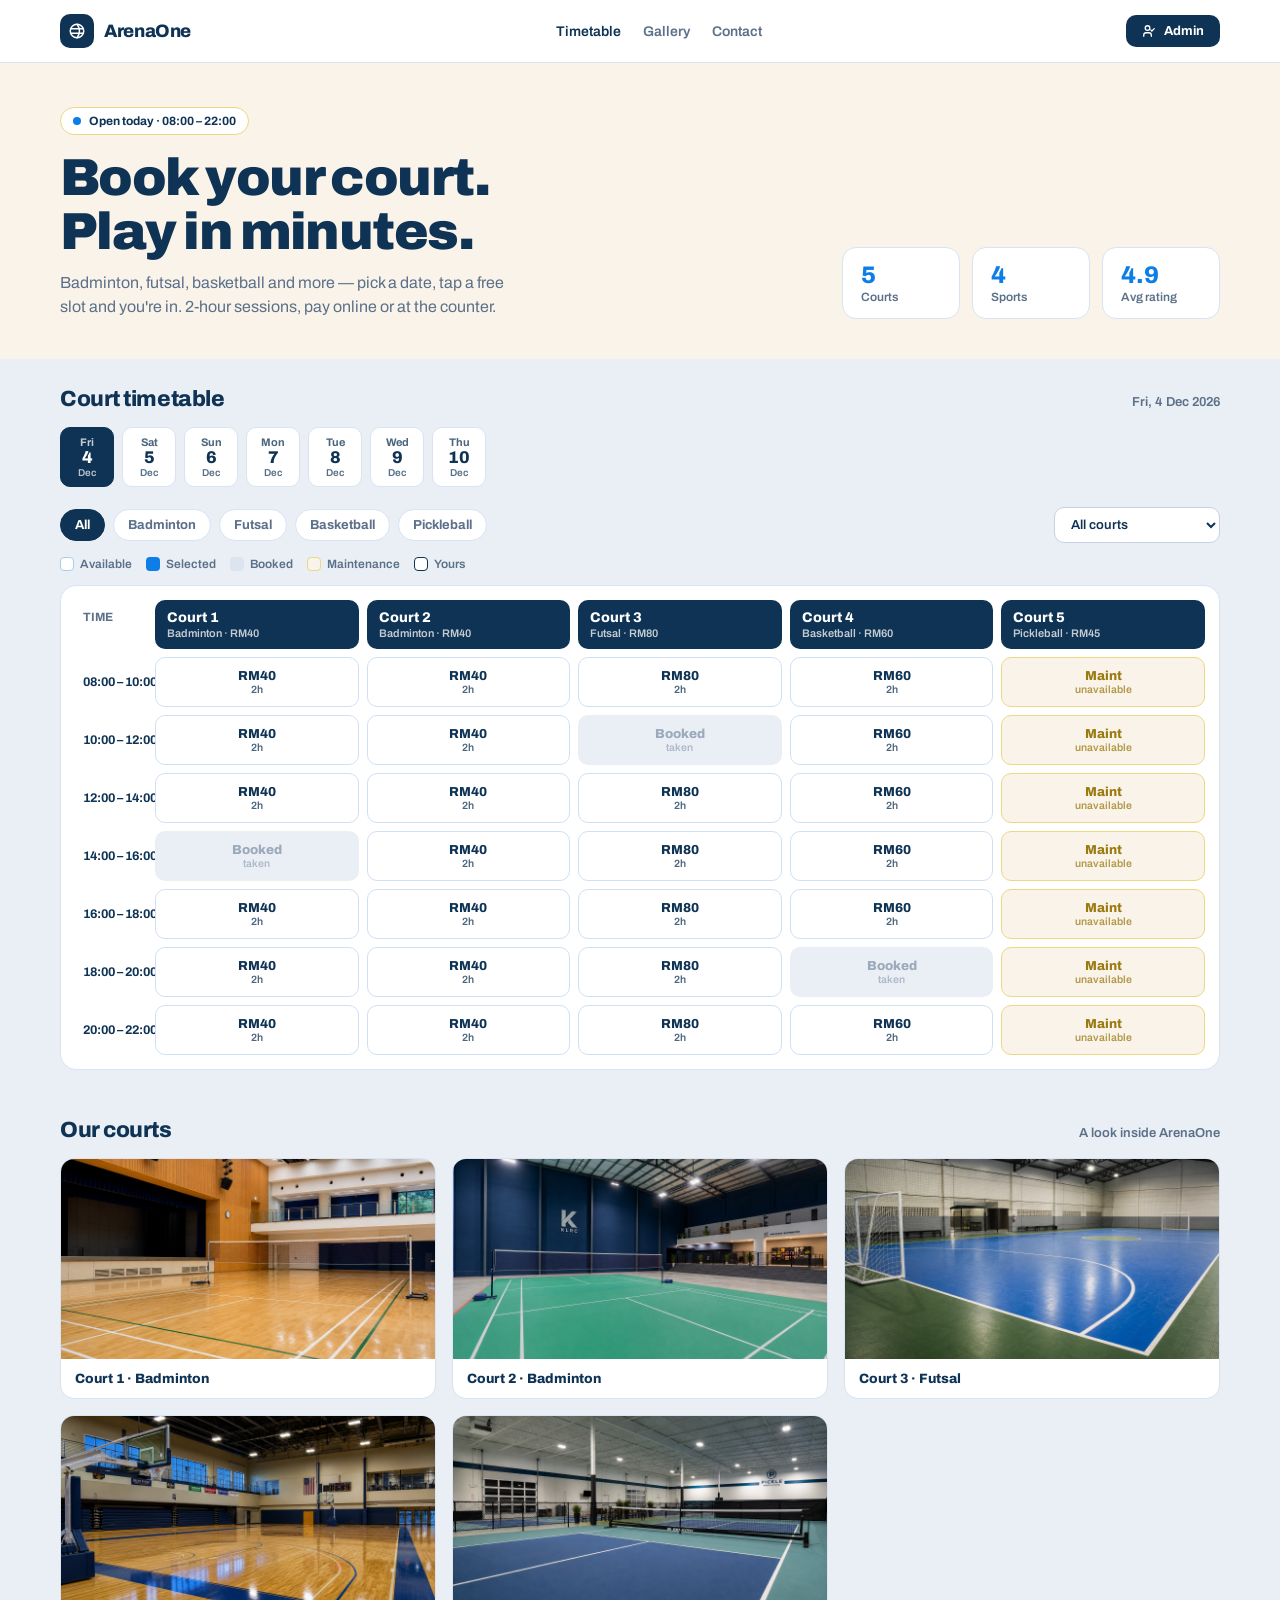
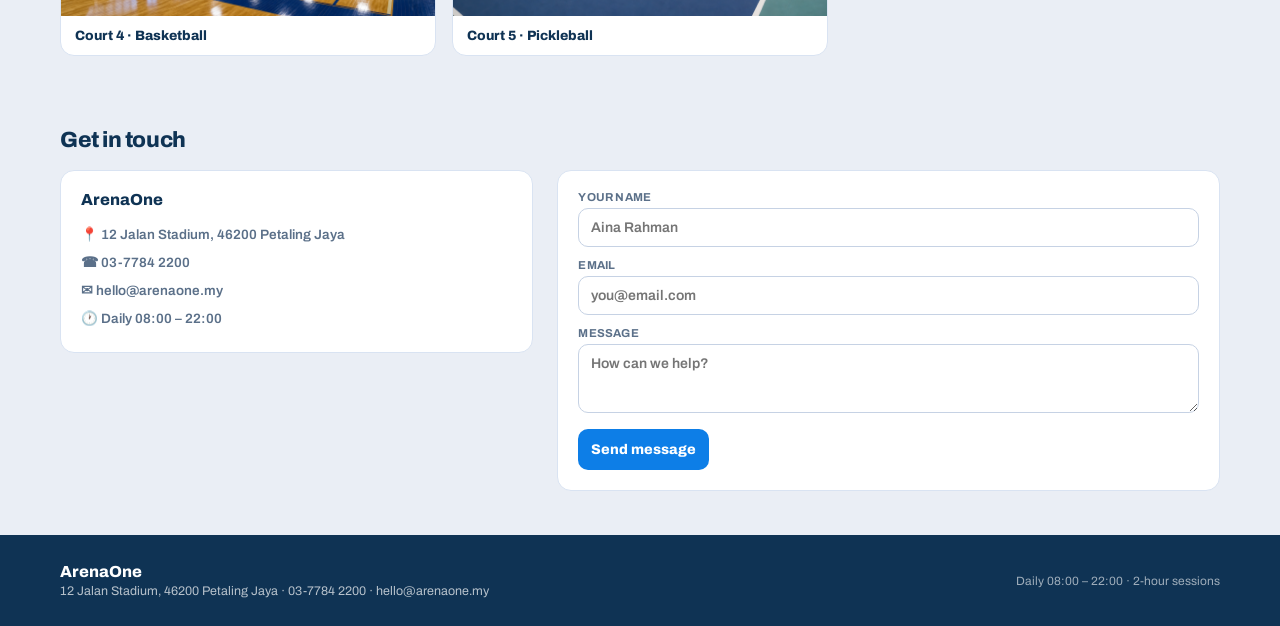
<file: index.html>
<!DOCTYPE html>
<html lang="en">
<head>
  <meta charset="utf-8">
  <meta name="viewport" content="width=device-width, initial-scale=1">
  <title>ArenaOne — Book your court</title>
  <link rel="preconnect" href="https://fonts.googleapis.com">
  <link rel="preconnect" href="https://fonts.gstatic.com" crossorigin>
  <link href="https://fonts.googleapis.com/css2?family=Archivo:wght@400;500;600;700;800;900&display=swap" rel="stylesheet">
  <link rel="stylesheet" href="css/base.css">
  <link rel="stylesheet" href="css/landing.css">
</head>
<body>

<div class="page" id="tab-book">

  <!-- ============ HEADER ============ -->
  <header class="site-header">
    <div class="wrap header-inner">
      <div class="brand">
        <div class="logo-mark" style="width:34px;height:34px">
          <svg width="18" height="18" viewBox="0 0 24 24" fill="none" stroke="#FFFFFF" stroke-width="2" stroke-linecap="round"><circle cx="12" cy="12" r="9"></circle><path d="M12 3a14 14 0 0 1 0 18M3.5 9h17M3.5 15h17"></path></svg>
        </div>
        <div class="brand-name" id="venueName">ArenaOne</div>
      </div>
      <nav class="desk-nav">
        <a href="#timetable" class="nav-on">Timetable</a>
        <a href="#gallery">Gallery</a>
        <a href="#contact">Contact</a>
      </nav>
      <a class="btn btn-navy" href="admin.html">
        <svg width="14" height="14" viewBox="0 0 24 24" fill="none" stroke="currentColor" stroke-width="2.2" stroke-linecap="round"><path d="M16 21v-2a4 4 0 0 0-4-4H7a4 4 0 0 0-4 4v2"></path><circle cx="9.5" cy="7" r="4"></circle><path d="M17 8l2 2 4-4" transform="translate(-2 2)"></path></svg>
        Admin
      </a>
    </div>
  </header>

  <!-- ============ HERO ============ -->
  <section class="hero">
    <div class="wrap hero-inner">
      <div class="hero-copy">
        <div class="hero-badge"><span class="dot"></span> Open today · 08:00 – 22:00</div>
        <h1>Book your court.<br>Play in minutes.</h1>
        <p>Badminton, futsal, basketball and more — pick a date, tap a free slot and you're in. 2-hour sessions, pay online or at the counter.</p>
      </div>
      <div class="hero-stats" id="heroStats"><!-- filled by landing.js --></div>
    </div>
  </section>

  <!-- ============ TIMETABLE ============ -->
  <section id="timetable" class="timetable">
    <div class="wrap">
      <div class="tt-head">
        <h2>Court timetable</h2>
        <div class="tt-date" id="dateLabel"></div>
      </div>

      <div class="chips-row" id="dayChips"><!-- day chips by landing.js --></div>

      <div class="filters">
        <div class="chips-row wrap-chips" id="sportChips"><!-- sport chips by landing.js --></div>
        <select class="select court-filter" id="courtFilter">
          <option value="all">All courts</option>
        </select>
      </div>

      <div class="legend">
        <div class="lg"><span class="sw sw-avail"></span>Available</div>
        <div class="lg"><span class="sw sw-sel"></span>Selected</div>
        <div class="lg"><span class="sw sw-booked"></span>Booked</div>
        <div class="lg"><span class="sw sw-maint"></span>Maintenance</div>
        <div class="lg"><span class="sw sw-yours"></span>Yours</div>
      </div>

      <div class="grid-card">
        <div class="grid-scroll" id="grid"><!-- timetable grid by landing.js --></div>
      </div>
    </div>
  </section>

  <!-- ============ GALLERY ============ -->
  <section id="gallery" class="gallery">
    <div class="wrap">
      <div class="tt-head">
        <h2>Our courts</h2>
        <div class="tt-date">A look inside ArenaOne</div>
      </div>
      <div class="gallery-grid" id="galleryGrid"><!-- filled by landing.js --></div>
    </div>
  </section>

  <!-- ============ MY BOOKINGS (mobile tab) ============ -->
  <section class="my-bookings" id="tab-mine">
    <div class="wrap narrow">
      <h2>My bookings</h2>
      <div id="myBookings"><!-- filled by landing.js --></div>
      <div class="empty" id="myBookingsEmpty" hidden>No bookings yet — pick a slot in the Book tab.</div>
    </div>
  </section>

  <!-- ============ CONTACT ============ -->
  <section id="contact" class="contact">
    <div class="wrap">
      <h2>Get in touch</h2>
      <div class="contact-grid">
        <div class="contact-info">
          <div class="ci-name">ArenaOne</div>
          <div class="ci-row">📍 12 Jalan Stadium, 46200 Petaling Jaya</div>
          <div class="ci-row">☎ 03-7784 2200</div>
          <div class="ci-row">✉ hello@arenaone.my</div>
          <div class="ci-row">🕐 Daily 08:00 – 22:00</div>
        </div>
        <div class="contact-form">
          <label class="label">YOUR NAME</label>
          <input class="input" id="ctName" placeholder="Aina Rahman">
          <label class="label">EMAIL</label>
          <input class="input" id="ctEmail" placeholder="you@email.com">
          <label class="label">MESSAGE</label>
          <textarea class="textarea" id="ctMsg" rows="3" placeholder="How can we help?"></textarea>
          <button type="button" class="btn btn-primary btn-lg" id="contactSend">Send message</button>
        </div>
      </div>
    </div>
  </section>

  <!-- ============ FOOTER ============ -->
  <footer id="foot" class="site-footer">
    <div class="wrap footer-inner">
      <div>
        <div class="foot-name" id="footName">ArenaOne</div>
        <div class="foot-addr">12 Jalan Stadium, 46200 Petaling Jaya · 03-7784 2200 · hello@arenaone.my</div>
      </div>
      <div class="foot-hours">Daily 08:00 – 22:00 · 2-hour sessions</div>
    </div>
  </footer>
</div>

<!-- ============ SELECTION BAR ============ -->
<div class="sel-bar" id="selBar" hidden>
  <div class="sel-summary" id="selSummary">0 slots · RM0</div>
  <div class="sel-actions">
    <button class="btn sel-clear" id="selClear">Clear</button>
    <button class="btn sel-book" id="selBook">Book now</button>
  </div>
</div>

<!-- ============ MOBILE BOTTOM NAV ============ -->
<nav class="bottom-nav" id="landNav">
  <button class="nav-item active" data-tab="book">
    <svg width="20" height="20" viewBox="0 0 24 24" fill="none" stroke="currentColor" stroke-width="2" stroke-linecap="round" stroke-linejoin="round"><rect x="3" y="4" width="18" height="18" rx="2"></rect><path d="M16 2v4M8 2v4M3 10h18"></path></svg>
    <span>Book</span>
  </button>
  <button class="nav-item" data-tab="mine">
    <svg width="20" height="20" viewBox="0 0 24 24" fill="none" stroke="currentColor" stroke-width="2" stroke-linecap="round" stroke-linejoin="round"><path d="M4 6a2 2 0 0 1 2-2h12a2 2 0 0 1 2 2v3a2 2 0 0 0 0 6v3a2 2 0 0 1-2 2H6a2 2 0 0 1-2-2v-3a2 2 0 0 0 0-6z"></path></svg>
    <span>My bookings</span>
  </button>
</nav>

<!-- ============ BOOKING MODAL ============ -->
<div class="modal-overlay sheet" id="bookingModal" hidden>
  <div class="modal bottom-sheet" id="bookingSheet">
    <div class="sheet-head">
      <div class="steps">
        <span class="step-dot" data-step="1"></span>
        <span class="step-dot" data-step="2"></span>
        <span class="step-dot" data-step="3"></span>
        <span class="step-label" id="stepLabel">Your details</span>
      </div>
      <button class="modal-close" id="bookingClose">✕</button>
    </div>

    <!-- STEP 1 -->
    <div class="book-step" id="bookStep1">
      <h3>Your details</h3>
      <p class="sub" id="step1Sub"></p>
      <div class="sel-chips" id="selectedList"></div>
      <div class="form-grid">
        <div class="field span2"><label class="label">FULL NAME *</label><input class="input" id="fName" placeholder="Aina Rahman"></div>
        <div class="field"><label class="label">PHONE *</label><input class="input" id="fPhone" placeholder="012-345 6789"></div>
        <div class="field"><label class="label">PLAYERS</label><input class="input" id="fPlayers" type="number" min="1" max="22" value="2"></div>
        <div class="field span2"><label class="label">EMAIL</label><input class="input" id="fEmail" placeholder="you@email.com"></div>
        <div class="field span2"><label class="label">NOTES</label><textarea class="textarea" id="fNotes" rows="2" placeholder="Racket rental, coaching…"></textarea></div>
      </div>
      <div class="form-err" id="formErr" hidden></div>
      <button class="btn btn-primary btn-block btn-lg" id="toPay">Continue to payment · <span id="selTotal1">RM0</span></button>
    </div>

    <!-- STEP 2 -->
    <div class="book-step" id="bookStep2" hidden>
      <h3>Payment</h3>
      <p class="sub">Total <b id="selTotal2">RM0</b> — choose a method</p>
      <div class="pay-methods" id="payMethods"></div>
      <div class="pay-detail" id="payDetail"></div>
      <div class="row-gap">
        <button class="btn btn-ghost btn-back" id="payBack">Back</button>
        <button class="btn btn-primary btn-block btn-lg" id="payDo">Pay <span id="selTotal3">RM0</span></button>
      </div>
    </div>

    <!-- STEP 3 -->
    <div class="book-step" id="bookStep3" hidden>
      <div class="confirm">
        <div class="confirm-tick">
          <svg width="30" height="30" viewBox="0 0 24 24" fill="none" stroke="#FFFFFF" stroke-width="3" stroke-linecap="round" stroke-linejoin="round"><path d="M4 12.5l5 5L20 6.5"></path></svg>
        </div>
        <h3 id="confirmTitle">Booking confirmed!</h3>
        <p class="sub">Ref <b id="lastRef"></b> · <span id="confirmDate"></span></p>
        <div class="confirm-lines" id="lastBooked"></div>
        <button class="btn btn-navy btn-block btn-lg" id="bookingDone">Done</button>
      </div>
    </div>
  </div>
</div>

<!-- ============ TOAST ============ -->
<div id="toastHost"></div>

<script src="js/data.js"></script>
<script src="js/landing.js"></script>
</body>
</html>
</file>
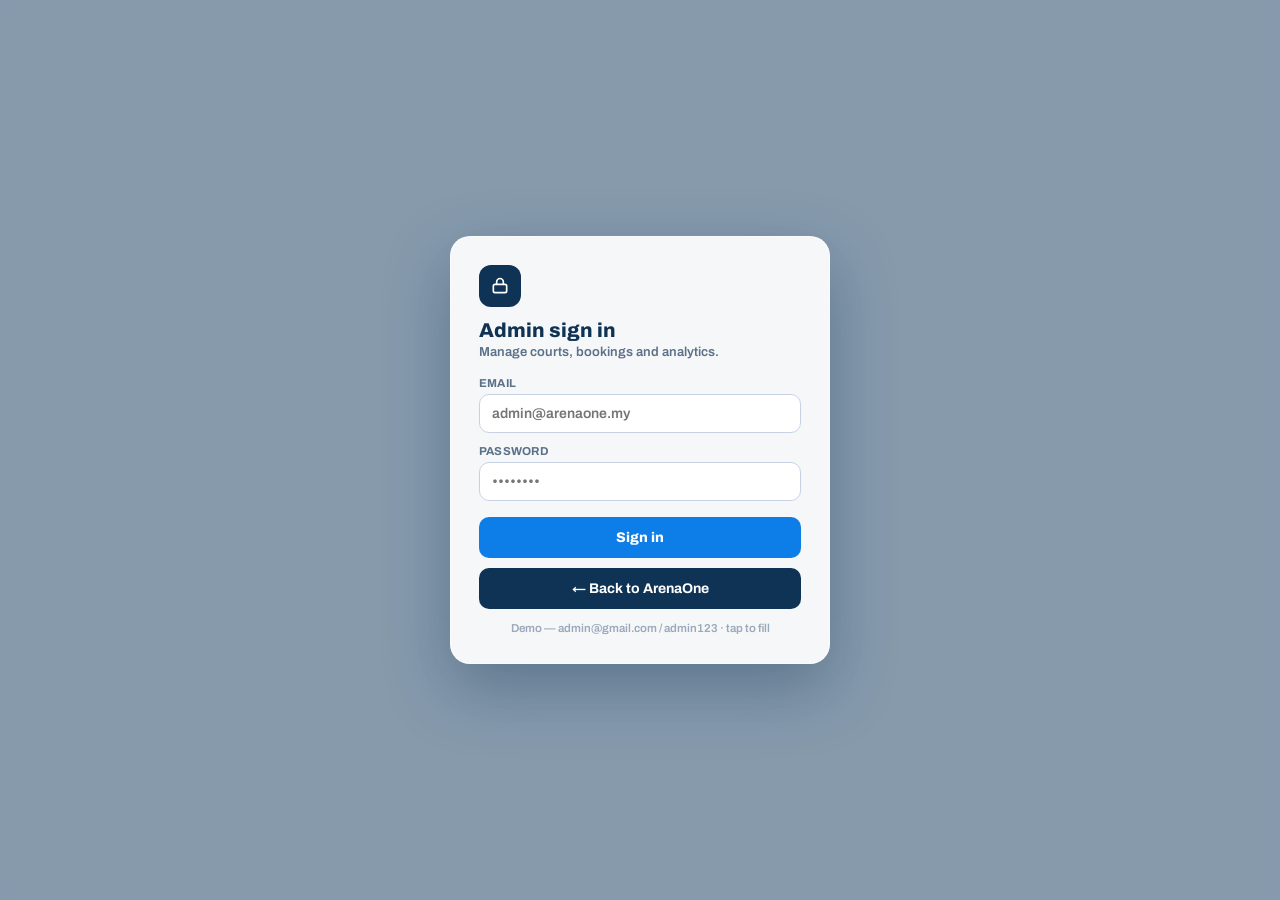
<file: admin.html>
<!DOCTYPE html>
<html lang="en">
<head>
  <meta charset="utf-8">
  <meta name="viewport" content="width=device-width, initial-scale=1">
  <title>ArenaOne — Admin console</title>
  <link rel="preconnect" href="https://fonts.googleapis.com">
  <link rel="preconnect" href="https://fonts.gstatic.com" crossorigin>
  <link href="https://fonts.googleapis.com/css2?family=Archivo:wght@400;500;600;700;800;900&display=swap" rel="stylesheet">
  <link rel="stylesheet" href="css/base.css">
  <link rel="stylesheet" href="css/admin.css">
</head>
<body>

<!-- ============ ADMIN SHELL ============ -->
<div class="admin" id="adminShell" hidden>

  <!-- Sidebar -->
  <aside class="sidebar">
    <div class="side-brand">
      <div class="logo-mark" style="width:32px;height:32px;background:var(--blue)">
        <svg width="16" height="16" viewBox="0 0 24 24" fill="none" stroke="#FFFFFF" stroke-width="2" stroke-linecap="round"><circle cx="12" cy="12" r="9"></circle><path d="M12 3a14 14 0 0 1 0 18M3.5 9h17M3.5 15h17"></path></svg>
      </div>
      <div>
        <div class="sb-name" id="sideVenue">ArenaOne</div>
        <div class="sb-sub">Admin console</div>
      </div>
    </div>

    <nav class="side-nav" id="sideNav">
      <button class="side-item active" data-tab="main">
        <svg width="17" height="17" viewBox="0 0 24 24" fill="none" stroke="currentColor" stroke-width="2" stroke-linecap="round" stroke-linejoin="round"><rect x="3" y="3" width="7" height="7" rx="1"></rect><rect x="14" y="3" width="7" height="7" rx="1"></rect><rect x="14" y="14" width="7" height="7" rx="1"></rect><rect x="3" y="14" width="7" height="7" rx="1"></rect></svg>
        Dashboard
      </button>
      <button class="side-item" data-tab="analysis">
        <svg width="17" height="17" viewBox="0 0 24 24" fill="none" stroke="currentColor" stroke-width="2" stroke-linecap="round" stroke-linejoin="round"><path d="M3 3v18h18M8 17V9M13 17V5M18 17v-7"></path></svg>
        Analysis
      </button>
      <button class="side-item" data-tab="sports">
        <svg width="17" height="17" viewBox="0 0 24 24" fill="none" stroke="currentColor" stroke-width="2" stroke-linecap="round" stroke-linejoin="round"><circle cx="12" cy="12" r="9"></circle><path d="M12 3a14 14 0 0 1 0 18M3.5 9h17M3.5 15h17"></path></svg>
        Sport management
      </button>
      <button class="side-item" data-tab="booking">
        <svg width="17" height="17" viewBox="0 0 24 24" fill="none" stroke="currentColor" stroke-width="2" stroke-linecap="round" stroke-linejoin="round"><rect x="3" y="4" width="18" height="18" rx="2"></rect><path d="M16 2v4M8 2v4M3 10h18"></path></svg>
        Bookings
      </button>
      <button class="side-item" data-tab="gallery">
        <svg width="17" height="17" viewBox="0 0 24 24" fill="none" stroke="currentColor" stroke-width="2" stroke-linecap="round" stroke-linejoin="round"><rect x="3" y="3" width="18" height="18" rx="2"></rect><circle cx="8.5" cy="8.5" r="1.5"></circle><path d="M21 15l-5-5L5 21"></path></svg>
        Gallery
      </button>
      <button class="side-item" data-tab="settings">
        <svg width="17" height="17" viewBox="0 0 24 24" fill="none" stroke="currentColor" stroke-width="2" stroke-linecap="round" stroke-linejoin="round"><circle cx="12" cy="12" r="3"></circle><path d="M19.4 15a1.65 1.65 0 0 0 .33 1.82l.06.06a2 2 0 1 1-2.83 2.83l-.06-.06a1.65 1.65 0 0 0-1.82-.33 1.65 1.65 0 0 0-1 1.51V21a2 2 0 0 1-4 0v-.09A1.65 1.65 0 0 0 9 19.4a1.65 1.65 0 0 0-1.82.33l-.06.06a2 2 0 1 1-2.83-2.83l.06-.06a1.65 1.65 0 0 0 .33-1.82 1.65 1.65 0 0 0-1.51-1H3a2 2 0 0 1 0-4h.09A1.65 1.65 0 0 0 4.6 9a1.65 1.65 0 0 0-.33-1.82l-.06-.06a2 2 0 1 1 2.83-2.83l.06.06a1.65 1.65 0 0 0 1.82.33H9a1.65 1.65 0 0 0 1-1.51V3a2 2 0 0 1 4 0v.09a1.65 1.65 0 0 0 1 1.51 1.65 1.65 0 0 0 1.82-.33l.06-.06a2 2 0 1 1 2.83 2.83l-.06.06a1.65 1.65 0 0 0-.33 1.82V9a1.65 1.65 0 0 0 1.51 1H21a2 2 0 0 1 0 4h-.09a1.65 1.65 0 0 0-1.51 1z"></path></svg>
        Settings
      </button>
      <button class="side-item" data-tab="help">
        <svg width="17" height="17" viewBox="0 0 24 24" fill="none" stroke="currentColor" stroke-width="2" stroke-linecap="round" stroke-linejoin="round"><circle cx="12" cy="12" r="10"></circle><path d="M9.09 9a3 3 0 0 1 5.83 1c0 2-3 3-3 3M12 17h.01"></path></svg>
        Help
      </button>
    </nav>

    <div class="side-foot">
      <button class="side-item ghost" id="logoutBtn">
        <svg width="17" height="17" viewBox="0 0 24 24" fill="none" stroke="currentColor" stroke-width="2" stroke-linecap="round" stroke-linejoin="round"><path d="M9 4H6a2 2 0 0 0-2 2v12a2 2 0 0 0 2 2h3M15 8l4 4-4 4M19 12H9"></path></svg>
        Log out
      </button>
    </div>
  </aside>

  <!-- Main -->
  <main class="admin-main">
    <div class="admin-head">
      <div>
        <h1 id="adminTitle">Dashboard</h1>
        <div class="admin-date" id="todayLong"></div>
      </div>
      <div class="admin-avatar">AD</div>
    </div>

    <!-- MAIN / DASHBOARD -->
    <section class="tab" id="tabMain">
      <div class="stat-row" id="statCards"></div>
      <div class="card">
        <div class="card-head">
          <div class="card-title">Today's bookings</div>
          <button class="link-btn" id="gotoBookings">View all →</button>
        </div>
        <div id="todayList"></div>
        <div class="empty-sm" id="todayEmpty" hidden>No bookings today yet.</div>
      </div>
    </section>

    <!-- ANALYSIS -->
    <section class="tab" id="tabAnalysis" hidden>
      <div class="stat-row" id="anaCards"></div>
      <div class="card">
        <div class="card-title">Revenue — last 7 days</div>
        <div class="card-note">Confirmed bookings, RM</div>
        <div class="rev-chart" id="revBars"></div>
      </div>
      <div class="card">
        <div class="card-title">Bookings per court</div>
        <div class="card-note">Last 7 days, sessions</div>
        <div class="court-chart" id="courtBars"></div>
      </div>
    </section>

    <!-- SPORT MANAGEMENT -->
    <section class="tab" id="tabSports" hidden>
      <div class="card">
        <div class="card-title">Add a court</div>
        <div class="add-court">
          <div class="field grow"><label class="label">COURT NAME</label><input class="input" id="ncLabel" placeholder="e.g. Court 9"></div>
          <div class="field"><label class="label">SPORT</label><select class="select" id="ncSport"></select></div>
          <div class="field"><label class="label">PRICE / 2H (RM)</label><input class="input" id="ncPrice" type="number" placeholder="auto"></div>
          <button class="btn btn-primary" id="addCourt">+ Add court</button>
        </div>
      </div>
      <div class="card">
        <div class="card-title">Courts (<span id="courtCount">0</span>)</div>
        <div id="courtsList"></div>
      </div>
    </section>

    <!-- BOOKINGS -->
    <section class="tab" id="tabBooking" hidden>
      <div class="card">
        <div class="card-head">
          <div class="card-title">All bookings (<span id="bookingCount">0</span>)</div>
          <div class="chips-row-inline" id="statusChips"></div>
        </div>
        <div id="adminBookings"></div>
        <div class="empty-sm" id="adminEmpty" hidden>Nothing here — bookings made on the landing page appear instantly.</div>
      </div>
    </section>

    <!-- GALLERY -->
    <section class="tab" id="tabGallery" hidden>
      <div class="card">
        <div class="card-title">Add an image</div>
        <div class="add-court">
          <div class="field grow"><label class="label">IMAGE</label><input type="file" accept="image/*" id="glFile" class="input file-input"></div>
          <div class="field grow"><label class="label">CAPTION</label><input class="input" id="glCaption" placeholder="e.g. Court 6 · Volleyball"></div>
          <button class="btn btn-primary" id="glAdd">+ Add image</button>
        </div>
      </div>
      <div class="card">
        <div class="card-title">Images (<span id="galleryCount">0</span>)</div>
        <div class="gallery-admin" id="galleryList"></div>
      </div>
    </section>

    <!-- SETTINGS -->
    <section class="tab" id="tabSettings" hidden>
      <div class="settings-wrap">
        <div class="card">
          <div class="card-title">Venue</div>
          <label class="label">VENUE NAME</label>
          <input class="input" id="setVenue" placeholder="ArenaOne">
          <div class="pill-row">
            <div class="pill">Hours · 08:00 – 22:00</div>
            <div class="pill">Slot · 2 hours</div>
            <div class="pill">Currency · MYR (RM)</div>
          </div>
          <button class="toggle-btn" id="autoConfirmBtn">
            <span class="tg-dot" id="autoConfirmDot"></span>
            <span id="autoConfirmLabel">Auto-confirm bookings: ON</span>
          </button>
        </div>
        <div class="card danger-card">
          <div>
            <div class="dc-title">Demo data</div>
            <div class="dc-note">Restore default courts and clear all bookings.</div>
          </div>
          <button class="btn btn-danger" id="resetData">Reset demo data</button>
        </div>
        <button class="btn btn-primary save-btn" id="saveSettings">Save settings</button>
      </div>
    </section>

    <!-- HELP -->
    <section class="tab" id="tabHelp" hidden>
      <div class="help-wrap" id="helpList"></div>
    </section>

    <!-- MORE (mobile) -->
    <section class="tab" id="tabMore" hidden>
      <div class="more-wrap" id="moreList"></div>
    </section>
  </main>

  <!-- Mobile bottom nav -->
  <nav class="bottom-nav" id="adminNav">
    <button class="nav-item active" data-tab="main">
      <svg width="20" height="20" viewBox="0 0 24 24" fill="none" stroke="currentColor" stroke-width="2" stroke-linecap="round" stroke-linejoin="round"><rect x="3" y="3" width="7" height="7" rx="1"></rect><rect x="14" y="3" width="7" height="7" rx="1"></rect><rect x="14" y="14" width="7" height="7" rx="1"></rect><rect x="3" y="14" width="7" height="7" rx="1"></rect></svg>
      <span>Dashboard</span>
    </button>
    <button class="nav-item" data-tab="analysis">
      <svg width="20" height="20" viewBox="0 0 24 24" fill="none" stroke="currentColor" stroke-width="2" stroke-linecap="round" stroke-linejoin="round"><path d="M3 3v18h18M8 17V9M13 17V5M18 17v-7"></path></svg>
      <span>Analysis</span>
    </button>
    <button class="nav-item" data-tab="sports">
      <svg width="20" height="20" viewBox="0 0 24 24" fill="none" stroke="currentColor" stroke-width="2" stroke-linecap="round" stroke-linejoin="round"><circle cx="12" cy="12" r="9"></circle><path d="M12 3a14 14 0 0 1 0 18M3.5 9h17M3.5 15h17"></path></svg>
      <span>Sports</span>
    </button>
    <button class="nav-item" data-tab="booking">
      <svg width="20" height="20" viewBox="0 0 24 24" fill="none" stroke="currentColor" stroke-width="2" stroke-linecap="round" stroke-linejoin="round"><rect x="3" y="4" width="18" height="18" rx="2"></rect><path d="M16 2v4M8 2v4M3 10h18"></path></svg>
      <span>Bookings</span>
    </button>
    <button class="nav-item" data-tab="more">
      <svg width="20" height="20" viewBox="0 0 24 24" fill="none" stroke="currentColor" stroke-width="2" stroke-linecap="round" stroke-linejoin="round"><path d="M20 21v-2a4 4 0 0 0-4-4H8a4 4 0 0 0-4 4v2"></path><circle cx="12" cy="7" r="4"></circle></svg>
      <span>Account</span>
    </button>
  </nav>
</div>

<!-- ============ LOGIN MODAL ============ -->
<div class="modal-overlay center" id="loginModal">
  <div class="modal glass">
    <div class="login-top">
      <div class="logo-mark" style="width:42px;height:42px;border-radius:12px">
        <svg width="20" height="20" viewBox="0 0 24 24" fill="none" stroke="#FFFFFF" stroke-width="2" stroke-linecap="round"><rect x="4" y="10" width="16" height="10" rx="2"></rect><path d="M8 10V7a4 4 0 0 1 8 0v3"></path></svg>
      </div>
    </div>
    <h3>Admin sign in</h3>
    <p class="sub">Manage courts, bookings and analytics.</p>
    <label class="label">EMAIL</label>
    <input class="input" id="loginEmail" placeholder="admin@arenaone.my">
    <label class="label" style="margin-top:12px">PASSWORD</label>
    <input class="input" id="loginPass" type="password" placeholder="••••••••">
    <div class="form-err" id="loginErr" hidden></div>
    <button class="btn btn-primary btn-block btn-lg" id="loginSubmit" style="margin-top:16px">Sign in</button>
    <a href="index.html" class="btn btn-navy btn-block btn-lg" style="margin-top:10px">← Back to ArenaOne</a>
    <button type="button" class="login-demo" id="demoFill">Demo — admin@gmail.com / admin123 · tap to fill</button>
  </div>
</div>

<!-- ============ TOAST ============ -->
<div id="toastHost"></div>

<script src="js/data.js"></script>
<script src="js/admin.js"></script>
</body>
</html>
</file>
<file: css/base.css>
/* ============================================================
   base.css — ArenaOne design foundation
   Tokens, reset, and shared components used by both pages.
   Values lifted verbatim from the Claude Design prototype.
   ============================================================ */

:root {
  --bg:        #EAEEF5;
  --navy:      #0F3354;
  --blue:      #0D7EE7;
  --blue-hi:   #3D97EC;
  --cream:     #FAF3E9;
  --border:    #D9E3F2;
  --border-2:  #C6D2E4;
  --muted:     #5B7089;
  --muted-2:   #9AA9BB;
  --danger:    #FF2B23;
  --gold:      #EBD883;
  --white:     #FFFFFF;

  --r-sm: 9px;
  --r-md: 10px;
  --r-lg: 14px;
  --r-xl: 20px;
  --r-pill: 999px;

  --shadow-modal: 0 24px 64px rgba(15,51,84,.35);
}

/* ---------- reset ---------- */
* { box-sizing: border-box; }

/* the hidden attribute must always win over class-level display rules */
[hidden] { display: none !important; }

html, body {
  margin: 0;
  padding: 0;
  background: var(--bg);
}

body {
  font-family: 'Archivo', sans-serif;
  color: var(--navy);
  -webkit-font-smoothing: antialiased;
  text-rendering: optimizeLegibility;
}

a { color: var(--blue); text-decoration: none; }
a:hover { color: var(--navy); }

h1, h2, h3, p { margin: 0; }

input, select, textarea, button { font-family: 'Archivo', sans-serif; }
input:focus, select:focus, textarea:focus { outline: 2px solid var(--blue); outline-offset: 0; }

::-webkit-scrollbar { height: 8px; width: 8px; }
::-webkit-scrollbar-thumb { background: var(--border-2); border-radius: 4px; }

/* ---------- animations ---------- */
@keyframes popIn { from { opacity: 0; transform: translateY(14px) scale(.98); } to { opacity: 1; transform: none; } }
@keyframes fadeIn { from { opacity: 0; } to { opacity: 1; } }
@keyframes toastIn { from { opacity: 0; transform: translate(-50%, -12px); } to { opacity: 1; transform: translate(-50%, 0); } }

/* ---------- layout helpers ---------- */
.wrap { max-width: 1200px; margin: 0 auto; padding: 0 20px; }
.hidden { display: none !important; }

/* ---------- buttons ---------- */
.btn {
  display: inline-flex;
  align-items: center;
  gap: 8px;
  border: none;
  border-radius: var(--r-md);
  font-family: 'Archivo', sans-serif;
  font-weight: 700;
  cursor: pointer;
  transition: background .15s ease, border-color .15s ease, color .15s ease;
}
.btn-primary { background: var(--blue); color: var(--white); padding: 11px 18px; font-size: 13px; font-weight: 800; }
.btn-primary:hover { background: var(--navy); }
.btn-navy { background: var(--navy); color: var(--white); padding: 9px 16px; font-size: 13px; }
.btn-navy:hover { background: var(--blue); }
.btn-ghost { background: transparent; border: 1px solid var(--border-2); color: var(--navy); padding: 8px 12px; font-size: 12px; }
.btn-ghost:hover { border-color: var(--blue); color: var(--blue); }
.btn-danger { background: var(--white); border: 1px solid var(--border-2); color: var(--danger); padding: 8px 12px; font-size: 12px; }
.btn-danger:hover { border-color: var(--danger); }
.btn-block { width: 100%; justify-content: center; }
.btn-lg { padding: 13px; font-size: 14px; }
.btn[disabled] { opacity: .5; cursor: not-allowed; }

/* ---------- cards ---------- */
.card {
  background: var(--white);
  border: 1px solid var(--border);
  border-radius: var(--r-lg);
  padding: 18px;
}

/* ---------- form controls ---------- */
.field { display: block; }
.label {
  font-size: 11.5px;
  font-weight: 700;
  color: var(--muted);
  display: block;
  margin-bottom: 5px;
  letter-spacing: .02em;
}
.input, .select, .textarea {
  width: 100%;
  border: 1px solid var(--border-2);
  border-radius: var(--r-md);
  padding: 11px 12px;
  font-size: 14px;
  font-weight: 600;
  color: var(--navy);
  background: var(--white);
}
.select { cursor: pointer; }
.textarea { resize: vertical; }

/* ---------- chips ---------- */
.chip {
  border: 1px solid var(--border);
  background: var(--white);
  color: var(--muted);
  border-radius: var(--r-pill);
  padding: 8px 14px;
  font-size: 13px;
  font-weight: 700;
  cursor: pointer;
  white-space: nowrap;
  transition: all .15s ease;
}
.chip:hover { border-color: var(--blue); color: var(--navy); }
.chip.active { background: var(--navy); color: var(--white); border-color: var(--navy); }

/* ---------- status badges ---------- */
.badge {
  display: inline-block;
  border-radius: 8px;
  padding: 4px 10px;
  font-size: 11.5px;
  font-weight: 800;
  white-space: nowrap;
}
.badge-confirmed { background: #E4F0FC; color: var(--blue); }
.badge-pending   { background: var(--cream); color: #9A7B12; }
.badge-cancelled { background: #FCE8E7; color: var(--danger); }
.badge-active    { background: #E4F0FC; color: var(--blue); }
.badge-maint     { background: var(--cream); color: #9A7B12; }

/* ---------- modal shell ---------- */
.modal-overlay {
  position: fixed;
  inset: 0;
  z-index: 100;
  background: rgba(15,51,84,.45);
  backdrop-filter: blur(9px);
  -webkit-backdrop-filter: blur(9px);
  display: flex;
  padding: 20px;
  animation: fadeIn .2s ease;
}
.modal-overlay.center { align-items: center; justify-content: center; }
.modal-overlay.sheet { align-items: flex-end; justify-content: center; padding: 0; }

.modal {
  background: var(--white);
  border-radius: var(--r-xl);
  box-shadow: var(--shadow-modal);
  width: 100%;
  animation: popIn .25s ease;
}
.modal.glass {
  background: rgba(255,255,255,.92);
  border: 1px solid rgba(255,255,255,.6);
  max-width: 380px;
  padding: 28px;
}
.modal.bottom-sheet {
  border-radius: var(--r-xl) var(--r-xl) 0 0;
  box-shadow: 0 -24px 64px rgba(15,51,84,.35);
  max-width: 560px;
  max-height: 88vh;
  overflow-y: auto;
  padding: 24px;
}
.modal-close {
  background: none;
  border: none;
  font-size: 20px;
  color: var(--muted);
  cursor: pointer;
  line-height: 1;
}

/* ---------- toast ---------- */
.toast {
  position: fixed;
  top: 18px;
  left: 50%;
  transform: translateX(-50%);
  z-index: 200;
  background: var(--navy);
  color: var(--white);
  border-radius: 12px;
  padding: 12px 20px;
  font-size: 13.5px;
  font-weight: 700;
  box-shadow: var(--shadow-modal);
  display: flex;
  align-items: center;
  gap: 8px;
  animation: toastIn .2s ease;
}
.toast .tick {
  width: 18px; height: 18px;
  border-radius: 50%;
  background: var(--blue);
  color: var(--white);
  display: inline-flex;
  align-items: center;
  justify-content: center;
  font-size: 11px;
  flex: none;
}

/* ---------- brand logo mark ---------- */
.logo-mark {
  border-radius: var(--r-md);
  background: var(--navy);
  display: flex;
  align-items: center;
  justify-content: center;
  flex: none;
}
</file>
<file: css/landing.css>
/* ============================================================
   landing.css — ArenaOne public booking page
   ============================================================ */

.page { min-height: 100vh; display: flex; flex-direction: column; }

/* ---------- header ---------- */
.site-header {
  background: var(--white);
  border-bottom: 1px solid var(--border);
  position: sticky;
  top: 0;
  z-index: 40;
}
.header-inner {
  padding: 14px 20px;
  display: flex;
  align-items: center;
  gap: 16px;
  justify-content: space-between;
}
.brand { display: flex; align-items: center; gap: 10px; }
.brand-name { font-weight: 800; font-size: 18px; letter-spacing: -0.02em; }
.desk-nav { display: flex; align-items: center; gap: 22px; }
.desk-nav a { font-size: 14px; font-weight: 600; color: var(--muted); }
.desk-nav a.nav-on { color: var(--navy); }
.desk-nav a:hover { color: var(--navy); }

/* ---------- hero ---------- */
.hero { background: var(--cream); }
.hero-inner {
  padding: 44px 20px 40px;
  display: flex;
  flex-wrap: wrap;
  gap: 28px;
  align-items: flex-end;
  justify-content: space-between;
}
.hero-copy { max-width: 640px; }
.hero-badge {
  display: inline-flex;
  align-items: center;
  gap: 8px;
  background: var(--white);
  border: 1px solid var(--gold);
  border-radius: var(--r-pill);
  padding: 6px 12px;
  font-size: 12px;
  font-weight: 700;
  color: var(--navy);
  margin-bottom: 16px;
}
.hero-badge .dot { width: 8px; height: 8px; border-radius: 50%; background: var(--blue); display: inline-block; }
.hero-copy h1 {
  margin: 0 0 12px;
  font-size: clamp(30px, 4.5vw, 52px);
  line-height: 1.04;
  font-weight: 900;
  letter-spacing: -0.03em;
}
.hero-copy p { font-size: 16px; line-height: 1.5; color: var(--muted); max-width: 460px; }
.hero-stats { display: flex; gap: 12px; flex-wrap: wrap; }
.stat-card {
  background: var(--white);
  border: 1px solid var(--border);
  border-radius: var(--r-lg);
  padding: 14px 18px;
  min-width: 118px;
}
.stat-card .v { font-size: 24px; font-weight: 800; color: var(--blue); }
.stat-card .l { font-size: 12px; font-weight: 600; color: var(--muted); margin-top: 2px; }

/* ---------- timetable ---------- */
.timetable { flex: 1; }
.timetable .wrap { padding: 28px 20px 40px; }
.tt-head {
  display: flex;
  align-items: baseline;
  justify-content: space-between;
  gap: 12px;
  flex-wrap: wrap;
  margin-bottom: 16px;
}
.tt-head h2 { font-size: 22px; font-weight: 800; letter-spacing: -0.02em; }
.tt-date { font-size: 13px; font-weight: 600; color: var(--muted); }

.chips-row { display: flex; gap: 8px; overflow-x: auto; padding-bottom: 6px; margin-bottom: 14px; }
.chips-row.wrap-chips { flex-wrap: wrap; overflow: visible; margin-bottom: 0; padding-bottom: 0; }

/* day chip (3-line) */
.day-chip {
  border: 1px solid var(--border);
  background: var(--white);
  color: var(--navy);
  border-radius: var(--r-md);
  padding: 8px 12px;
  min-width: 54px;
  text-align: center;
  cursor: pointer;
  flex: none;
  transition: all .15s ease;
}
.day-chip:hover { border-color: var(--blue); }
.day-chip.active { background: var(--navy); color: var(--white); border-color: var(--navy); }
.day-chip .dow { font-size: 11px; font-weight: 700; opacity: .75; display: block; }
.day-chip .dom { font-size: 17px; font-weight: 800; display: block; }
.day-chip .mon { font-size: 10px; font-weight: 600; opacity: .7; display: block; }

.filters { display: flex; gap: 10px; flex-wrap: wrap; align-items: center; margin-bottom: 14px; }
.court-filter { width: auto; margin-left: auto; padding: 9px 12px; font-size: 13px; }

.legend { display: flex; gap: 14px; flex-wrap: wrap; margin-bottom: 14px; }
.legend .lg { display: flex; align-items: center; gap: 6px; font-size: 12px; font-weight: 600; color: var(--muted); }
.legend .sw { width: 14px; height: 14px; border-radius: 4px; display: inline-block; }
.sw-avail  { background: var(--white); border: 1.5px solid #A9CBF0; }
.sw-sel    { background: var(--blue); }
.sw-booked { background: #DCE4EF; }
.sw-maint  { background: var(--cream); border: 1.5px solid var(--gold); }
.sw-yours  { background: var(--white); border: 1.5px solid var(--navy); }

/* grid */
.grid-card { background: var(--white); border: 1px solid var(--border); border-radius: 16px; padding: 14px; overflow-x: auto; }
.grid-inner { min-width: max-content; display: flex; flex-direction: column; gap: 8px; }
.grid-row { display: grid; grid-template-columns: var(--cols); gap: 8px; align-items: stretch; }
.grid-corner { padding: 10px 8px; font-size: 12px; font-weight: 700; color: var(--muted); }
.court-head {
  background: var(--navy);
  color: var(--white);
  border-radius: var(--r-md);
  padding: 10px 12px;
}
.court-head .ch-label { font-size: 14px; font-weight: 800; }
.court-head .ch-sub { font-size: 11px; font-weight: 600; opacity: .75; margin-top: 2px; }
.time-cell { padding: 12px 8px; font-size: 12.5px; font-weight: 700; color: var(--navy); white-space: nowrap; display: flex; align-items: center; }

.slot {
  border-radius: var(--r-md);
  padding: 11px 10px;
  font-family: 'Archivo', sans-serif;
  cursor: pointer;
  text-align: center;
  transition: all .12s ease;
  border: 1px solid transparent;
}
.slot .st { font-size: 13px; font-weight: 800; display: block; }
.slot .ssub { font-size: 10.5px; font-weight: 600; opacity: .75; display: block; margin-top: 1px; }
.slot-avail { background: var(--white); border-color: #CFE0F5; color: var(--navy); }
.slot-avail:hover { border-color: var(--blue); background: #F3F8FE; }
.slot-selected { background: var(--blue); border-color: var(--blue); color: var(--white); }
.slot-selected:hover { background: var(--blue-hi); }
.slot-booked { background: #EAEEF5; color: var(--muted-2); cursor: not-allowed; }
.slot-maint { background: var(--cream); color: #9A7B12; cursor: not-allowed; border-color: var(--gold); }
.slot-yours { background: var(--white); border-color: var(--navy); color: var(--navy); }

/* ---------- gallery ---------- */
.gallery .wrap { padding: 8px 20px 40px; }
.gallery-grid { display: grid; grid-template-columns: repeat(3, 1fr); gap: 16px; }
.gallery-card { border-radius: var(--r-lg); overflow: hidden; border: 1px solid var(--border); background: var(--white); }
.gallery-card img { width: 100%; height: 200px; object-fit: cover; display: block; background: var(--bg); }
.gallery-card .gc-cap { padding: 12px 14px; font-size: 13.5px; font-weight: 800; color: var(--navy); }

/* smooth in-page nav with sticky-header offset */
html { scroll-behavior: smooth; }
#timetable, #gallery, #contact { scroll-margin-top: 76px; }

/* ---------- my bookings ---------- */
.my-bookings { display: none; }
.my-bookings .wrap.narrow { max-width: 640px; padding: 24px 20px 40px; }
.my-bookings h2 { font-size: 20px; font-weight: 800; margin-bottom: 14px; }
.mb-list { display: flex; flex-direction: column; gap: 10px; }
.mb-card {
  background: var(--white);
  border: 1px solid var(--border);
  border-radius: var(--r-lg);
  padding: 14px 16px;
  display: flex;
  align-items: center;
  gap: 12px;
  justify-content: space-between;
}
.mb-card .mb-court { font-size: 14px; font-weight: 800; }
.mb-card .mb-when { font-size: 12px; font-weight: 600; color: var(--muted); margin-top: 2px; }
.mb-card .mb-ref { font-size: 11px; font-weight: 600; color: var(--muted-2); margin-top: 2px; }
.mb-card .mb-right { text-align: right; }
.mb-card .mb-amount { font-size: 13px; font-weight: 800; margin-top: 6px; }
.empty {
  background: var(--white);
  border: 1px dashed var(--border-2);
  border-radius: var(--r-lg);
  padding: 28px;
  text-align: center;
  color: var(--muted);
  font-size: 13px;
  font-weight: 600;
}

/* ---------- contact ---------- */
.contact { flex: none; }
.contact .wrap { padding: 32px 20px 44px; }
.contact h2 { font-size: 22px; font-weight: 800; letter-spacing: -0.02em; margin-bottom: 18px; }
.contact-grid { display: grid; grid-template-columns: 1fr 1.4fr; gap: 24px; align-items: start; }
.contact-info, .contact-form { background: var(--white); border: 1px solid var(--border); border-radius: var(--r-lg); padding: 20px; }
.ci-name { font-size: 16px; font-weight: 800; margin-bottom: 12px; }
.ci-row { font-size: 13.5px; font-weight: 600; color: var(--muted); padding: 6px 0; }
.contact-form { display: flex; flex-direction: column; }
.contact-form .label { margin-top: 12px; }
.contact-form .label:first-child { margin-top: 0; }
.contact-form .btn { margin-top: 16px; align-self: flex-start; }

/* ---------- footer ---------- */
.site-footer { background: var(--navy); color: var(--white); }
.footer-inner { padding: 28px 20px; display: flex; flex-wrap: wrap; gap: 18px; justify-content: space-between; align-items: center; }
.foot-name { font-weight: 800; font-size: 16px; }
.foot-addr { font-size: 12.5px; opacity: .7; margin-top: 4px; }
.foot-hours { font-size: 12px; opacity: .6; }

/* ---------- selection bar ---------- */
.sel-bar {
  position: fixed;
  left: 50%;
  bottom: 22px;
  transform: translateX(-50%);
  z-index: 60;
  background: var(--navy);
  color: var(--white);
  border-radius: 14px;
  box-shadow: 0 16px 40px rgba(15,51,84,.35);
  padding: 12px 16px;
  display: flex;
  align-items: center;
  gap: 18px;
  max-width: calc(100% - 32px);
}
.sel-summary { font-size: 13.5px; font-weight: 700; white-space: nowrap; }
.sel-actions { display: flex; gap: 8px; }
.sel-clear { background: transparent; border: 1px solid rgba(255,255,255,.35); color: var(--white); padding: 9px 14px; font-size: 13px; }
.sel-clear:hover { border-color: var(--white); }
.sel-book { background: var(--blue); border: none; color: var(--white); padding: 9px 18px; font-size: 13px; font-weight: 800; }
.sel-book:hover { background: var(--blue-hi); }

/* ---------- mobile bottom nav ---------- */
.bottom-nav {
  display: none;
  position: fixed;
  bottom: 0; left: 0; right: 0;
  z-index: 50;
  background: var(--white);
  border-top: 1px solid var(--border);
  padding: 6px 0;
}
.bottom-nav .nav-item {
  flex: 1;
  background: none;
  border: none;
  color: var(--muted);
  display: flex;
  flex-direction: column;
  align-items: center;
  gap: 2px;
  padding: 6px 0;
  cursor: pointer;
  font-family: 'Archivo', sans-serif;
}
.bottom-nav .nav-item span { font-size: 10px; font-weight: 700; }
.bottom-nav .nav-item.active { color: var(--blue); }

/* ---------- booking modal ---------- */
.sheet-head { display: flex; justify-content: space-between; align-items: center; margin-bottom: 16px; }
.steps { display: flex; gap: 6px; align-items: center; }
.step-dot { width: 8px; height: 8px; border-radius: 50%; background: var(--border-2); display: inline-block; }
.step-dot.on { background: var(--blue); }
.step-label { font-size: 12px; font-weight: 700; color: var(--muted); margin-left: 6px; }
.book-step h3 { font-size: 20px; font-weight: 800; margin-bottom: 4px; }
.book-step .sub { font-size: 13px; color: var(--muted); font-weight: 600; margin-bottom: 14px; }
.sel-chips { display: flex; flex-wrap: wrap; gap: 6px; margin-bottom: 16px; }
.sel-chips .sc { background: var(--bg); border-radius: 8px; padding: 6px 10px; font-size: 12px; font-weight: 700; color: var(--navy); }
.form-grid { display: grid; grid-template-columns: 1fr 1fr; gap: 12px; }
.form-grid .span2 { grid-column: 1 / -1; }
.form-err { color: var(--danger); font-size: 12.5px; font-weight: 700; margin-top: 12px; }

.pay-methods { display: flex; flex-direction: column; gap: 8px; margin-bottom: 14px; }
.pay-method {
  display: flex;
  align-items: center;
  gap: 12px;
  width: 100%;
  text-align: left;
  background: var(--white);
  border: 1px solid var(--border-2);
  border-radius: var(--r-md);
  padding: 12px 14px;
  cursor: pointer;
  font-family: 'Archivo', sans-serif;
  transition: all .12s ease;
}
.pay-method:hover { border-color: var(--blue); }
.pay-method.on { border-color: var(--blue); background: #F3F8FE; }
.pay-method .pdot { width: 18px; height: 18px; border-radius: 50%; border: 2px solid var(--border-2); flex: none; }
.pay-method.on .pdot { border-color: var(--blue); background: var(--blue); box-shadow: inset 0 0 0 3px var(--white); }
.pay-method .pname { font-size: 13.5px; font-weight: 800; display: block; }
.pay-method .pdesc { font-size: 11.5px; font-weight: 600; opacity: .7; display: block; margin-top: 1px; }

.pay-detail:not(:empty) { margin-bottom: 14px; }
.card-grid { display: grid; grid-template-columns: 2fr 1fr 1fr; gap: 10px; }
.card-grid .span-all { grid-column: 1 / -1; }
.qr-box { border: 1px dashed var(--border-2); border-radius: 12px; padding: 18px; text-align: center; }
.qr-code { width: 96px; height: 96px; margin: 0 auto 8px; border-radius: 12px; background: var(--bg); display: flex; align-items: center; justify-content: center; font-size: 11px; font-weight: 700; color: var(--muted); }
.qr-note, .venue-note { font-size: 12.5px; font-weight: 600; color: var(--muted); line-height: 1.5; }
.venue-note { background: var(--cream); border: 1px solid var(--gold); border-radius: 12px; padding: 14px; color: var(--navy); }

.row-gap { display: flex; gap: 10px; }
.btn-back { flex: none; }

.confirm { text-align: center; padding: 8px 0 4px; }
.confirm-tick { width: 64px; height: 64px; border-radius: 50%; background: var(--blue); margin: 0 auto 14px; display: flex; align-items: center; justify-content: center; }
.confirm h3 { font-size: 22px; font-weight: 800; margin-bottom: 6px; }
.confirm-lines { background: var(--bg); border-radius: 12px; padding: 14px; text-align: left; margin-bottom: 16px; }
.confirm-lines .cl { display: flex; justify-content: space-between; font-size: 13px; font-weight: 700; padding: 4px 0; }
.confirm-lines .cl .price { color: var(--blue); }
.confirm-lines .cl.total { font-size: 14px; font-weight: 800; border-top: 1px solid var(--border-2); margin-top: 8px; padding-top: 8px; }

/* ============================================================
   RESPONSIVE — mobile <=768px
   ============================================================ */
@media (max-width: 768px) {
  .desk-nav { display: none; }
  .bottom-nav { display: flex; }
  .page { padding-bottom: 72px; }        /* room for bottom nav */
  .sel-bar { bottom: 78px; }             /* sit above bottom nav */

  .hero-inner { padding: 28px 20px 24px; align-items: flex-start; }
  .hero-stats { width: 100%; }
  .stat-card { flex: 1; min-width: 0; padding: 12px 14px; }

  .my-bookings { display: none; }
  body.show-mine .hero, body.show-mine .timetable, body.show-mine .gallery, body.show-mine .contact, body.show-mine .site-footer { display: none; }
  body.show-mine .my-bookings { display: block; }

  .form-grid { grid-template-columns: 1fr; }
  .card-grid { grid-template-columns: 1fr 1fr; }
  .gallery-grid { grid-template-columns: 1fr; }
  .contact-grid { grid-template-columns: 1fr; }
}
</file>
<file: css/admin.css>
/* ============================================================
   admin.css — ArenaOne admin console
   ============================================================ */

.admin { display: flex; min-height: 100vh; }

/* ---------- sidebar ---------- */
.sidebar {
  width: 236px;
  flex: none;
  background: var(--navy);
  display: flex;
  flex-direction: column;
  position: sticky;
  top: 0;
  height: 100vh;
}
.side-brand { display: flex; align-items: center; gap: 10px; padding: 20px 18px 16px; }
.sb-name { font-weight: 800; font-size: 14px; color: var(--white); }
.sb-sub { font-size: 10.5px; font-weight: 600; color: #7E97B4; }

.side-nav { display: flex; flex-direction: column; gap: 2px; padding: 8px 10px; flex: 1; }
.side-item {
  display: flex;
  align-items: center;
  gap: 10px;
  background: transparent;
  border: none;
  color: #7E97B4;
  border-radius: var(--r-sm);
  padding: 10px 12px;
  font-size: 13px;
  font-weight: 700;
  cursor: pointer;
  text-align: left;
  font-family: 'Archivo', sans-serif;
  transition: all .12s ease;
}
.side-item:hover { color: var(--white); background: rgba(255,255,255,.06); }
.side-item.active { color: var(--white); background: var(--blue); }
.side-foot { padding: 12px 10px; border-top: 1px solid rgba(255,255,255,.08); display: flex; flex-direction: column; gap: 2px; }
.side-item.ghost { color: #7E97B4; }

/* ---------- main ---------- */
.admin-main { flex: 1; padding: 24px 28px; background: var(--bg); min-width: 0; overflow-x: hidden; }
.admin-head { display: flex; align-items: center; justify-content: space-between; gap: 12px; flex-wrap: wrap; margin-bottom: 20px; }
.admin-head h1 { font-size: 22px; font-weight: 800; letter-spacing: -0.02em; }
.admin-date { font-size: 12.5px; font-weight: 600; color: var(--muted); margin-top: 3px; }
.admin-avatar {
  width: 36px; height: 36px; border-radius: 50%;
  background: var(--blue); color: var(--white);
  display: flex; align-items: center; justify-content: center;
  font-size: 12px; font-weight: 800; flex: none;
}
.tab { display: flex; flex-direction: column; gap: 16px; }

/* ---------- stat cards ---------- */
.stat-row { display: grid; grid-template-columns: repeat(auto-fit, minmax(150px, 1fr)); gap: 12px; }
.stat {
  background: var(--white);
  border: 1px solid var(--border);
  border-radius: var(--r-lg);
  padding: 16px;
}
.stat .l { font-size: 11.5px; font-weight: 700; color: var(--muted); text-transform: uppercase; letter-spacing: .04em; }
.stat .v { font-size: 26px; font-weight: 800; margin-top: 6px; color: var(--navy); }
.stat .sub { font-size: 11.5px; font-weight: 600; color: var(--blue); margin-top: 2px; }

/* ---------- card head ---------- */
.card-head { display: flex; justify-content: space-between; align-items: center; gap: 10px; flex-wrap: wrap; margin-bottom: 12px; }
.card-title { font-size: 15px; font-weight: 800; }
.card-note { font-size: 12px; font-weight: 600; color: var(--muted); margin-bottom: 16px; }
.link-btn { background: none; border: none; color: var(--blue); font-size: 12.5px; font-weight: 700; cursor: pointer; font-family: 'Archivo', sans-serif; }

/* ---------- list rows ---------- */
.adm-row {
  display: flex; align-items: center; gap: 12px; justify-content: space-between;
  border: 1px solid #EAEEF5; border-radius: 11px; padding: 11px 14px; flex-wrap: wrap;
}
.adm-rows { display: flex; flex-direction: column; gap: 8px; }
.adm-row .r-main { min-width: 160px; }
.adm-row .r-name { font-weight: 800; font-size: 13.5px; }
.adm-row .r-name .r-ref { font-weight: 600; color: var(--muted-2); font-size: 11.5px; }
.adm-row .r-sub { font-size: 12px; color: var(--muted); font-weight: 600; margin-top: 2px; }
.adm-row .r-sub2 { font-size: 11.5px; color: var(--muted-2); font-weight: 600; margin-top: 1px; }
.adm-row .r-side { display: flex; align-items: center; gap: 10px; flex-wrap: wrap; }
.adm-row .r-amount { font-size: 13.5px; font-weight: 800; }
.empty-sm { border: 1px dashed var(--border-2); border-radius: 11px; padding: 22px; text-align: center; color: var(--muted); font-size: 13px; font-weight: 600; }

.btn-xs { padding: 8px 12px; font-size: 12px; border-radius: var(--r-sm); font-weight: 700; cursor: pointer; font-family: 'Archivo', sans-serif; border: 1px solid var(--border-2); }
.btn-confirm { background: var(--navy); color: var(--white); border: none; }
.btn-confirm:hover { background: var(--blue); }
.btn-cancel { background: var(--white); color: var(--danger); }
.btn-cancel:hover { border-color: var(--danger); }

/* ---------- analysis charts ---------- */
.rev-chart { display: flex; align-items: flex-end; gap: 10px; height: 170px; }
.rev-col { flex: 1; display: flex; flex-direction: column; align-items: center; gap: 6px; height: 100%; justify-content: flex-end; }
.rev-col .rv { font-size: 10.5px; font-weight: 700; color: var(--navy); }
.rev-bar { width: 100%; max-width: 46px; background: var(--blue); border-radius: 6px 6px 0 0; min-height: 3px; }
.rev-col .rl { font-size: 11px; font-weight: 700; color: var(--muted); }

.court-chart { display: flex; flex-direction: column; gap: 10px; }
.court-bar-row { display: grid; grid-template-columns: 110px 1fr 34px; align-items: center; gap: 10px; }
.court-bar-row .cbl { font-size: 12.5px; font-weight: 700; white-space: nowrap; overflow: hidden; text-overflow: ellipsis; }
.court-track { background: var(--bg); border-radius: 6px; height: 12px; overflow: hidden; }
.court-fill { background: var(--blue); height: 12px; border-radius: 6px; min-width: 2px; }
.court-bar-row .cbc { font-size: 12.5px; font-weight: 800; color: var(--blue); text-align: right; }

/* ---------- sport management ---------- */
.add-court { display: flex; gap: 10px; flex-wrap: wrap; align-items: flex-end; }
.add-court .field { min-width: 130px; }
.add-court .field.grow { flex: 1; min-width: 150px; }
.court-row {
  display: flex; align-items: center; gap: 12px; justify-content: space-between;
  border: 1px solid #EAEEF5; border-radius: 11px; padding: 11px 14px; flex-wrap: wrap;
}
.court-left { display: flex; align-items: center; gap: 12px; min-width: 200px; }
.court-ini { width: 36px; height: 36px; border-radius: 10px; background: var(--bg); display: flex; align-items: center; justify-content: center; font-weight: 800; font-size: 12px; color: var(--blue); flex: none; }
.court-row .cr-name { font-weight: 800; font-size: 13.5px; }
.court-row .cr-sub { font-size: 12px; color: var(--muted); font-weight: 600; margin-top: 1px; }
.court-actions { display: flex; align-items: center; gap: 8px; flex-wrap: wrap; }

.chips-row-inline { display: flex; gap: 6px; flex-wrap: wrap; }
.chip-sm { border: 1px solid var(--border); background: var(--white); color: var(--muted); border-radius: var(--r-pill); padding: 7px 12px; font-size: 12px; font-weight: 700; cursor: pointer; font-family: 'Archivo', sans-serif; }
.chip-sm.active { background: var(--navy); color: var(--white); border-color: var(--navy); }

/* ---------- gallery ---------- */
.file-input { padding: 8px 10px; font-size: 12.5px; font-weight: 600; cursor: pointer; }
.gallery-admin { display: grid; grid-template-columns: repeat(auto-fill, minmax(180px, 1fr)); gap: 12px; }
.gl-card { border: 1px solid #EAEEF5; border-radius: 11px; overflow: hidden; background: var(--white); }
.gl-card img { width: 100%; height: 120px; object-fit: cover; display: block; background: var(--bg); }
.gl-card .gl-cap { padding: 8px 10px 4px; font-size: 12.5px; font-weight: 700; color: var(--navy); }
.gl-card .gl-actions { padding: 4px 10px 10px; }
.gl-card .gl-actions .btn-xs { width: 100%; text-align: center; }

/* ---------- settings ---------- */
.settings-wrap { display: flex; flex-direction: column; gap: 16px; max-width: 640px; }
.pill-row { display: flex; gap: 10px; flex-wrap: wrap; margin: 14px 0; }
.pill { background: var(--bg); border-radius: var(--r-md); padding: 10px 14px; font-size: 12.5px; font-weight: 700; color: var(--muted); }
.toggle-btn { display: flex; align-items: center; gap: 10px; background: var(--white); border: 1px solid var(--border-2); border-radius: var(--r-md); padding: 10px 14px; font-size: 13px; font-weight: 700; color: var(--navy); cursor: pointer; width: 100%; text-align: left; font-family: 'Archivo', sans-serif; }
.toggle-btn:hover { border-color: var(--blue); }
.tg-dot { width: 14px; height: 14px; border-radius: 50%; background: var(--border-2); flex: none; }
.tg-dot.on { background: var(--blue); }
.danger-card { display: flex; justify-content: space-between; align-items: center; gap: 12px; flex-wrap: wrap; }
.dc-title { font-size: 14px; font-weight: 800; }
.dc-note { font-size: 12px; color: var(--muted); font-weight: 600; margin-top: 2px; }
.save-btn { align-self: flex-start; }

/* ---------- help ---------- */
.help-wrap { display: flex; flex-direction: column; gap: 10px; max-width: 720px; }
.help-wrap details { background: var(--white); border: 1px solid var(--border); border-radius: var(--r-lg); padding: 4px 18px; }
.help-wrap summary { font-size: 14px; font-weight: 800; padding: 12px 0; cursor: pointer; color: var(--navy); }
.help-wrap p { margin: 0 0 14px; font-size: 13.5px; line-height: 1.6; color: var(--muted); font-weight: 500; }

/* ---------- more (mobile) ---------- */
.more-wrap { display: flex; flex-direction: column; gap: 8px; max-width: 520px; }
.more-item { display: flex; align-items: center; gap: 12px; background: var(--white); border: 1px solid var(--border); border-radius: 13px; padding: 15px 16px; font-size: 14px; font-weight: 700; color: var(--navy); cursor: pointer; text-align: left; font-family: 'Archivo', sans-serif; }
.more-item:hover { border-color: var(--blue); }

/* ---------- login modal ---------- */
.login-top { display: flex; justify-content: flex-start; margin-bottom: 12px; }
.modal.glass h3 { font-size: 20px; font-weight: 800; margin-bottom: 4px; }
.modal.glass .sub { font-size: 13px; color: var(--muted); font-weight: 600; margin-bottom: 18px; }
.login-demo { display: block; width: 100%; background: none; border: none; font-family: 'Archivo', sans-serif; font-size: 11.5px; color: var(--muted-2); font-weight: 600; text-align: center; margin-top: 12px; cursor: pointer; }
.login-demo:hover { color: var(--blue); }
.form-err { color: var(--danger); font-size: 12.5px; font-weight: 700; margin-top: 12px; }

/* ---------- bottom nav (mobile) ---------- */
.bottom-nav { display: none; position: fixed; bottom: 0; left: 0; right: 0; z-index: 50; background: var(--white); border-top: 1px solid var(--border); padding: 6px 0; }
.bottom-nav .nav-item { flex: 1; background: none; border: none; color: var(--muted); display: flex; flex-direction: column; align-items: center; gap: 2px; padding: 6px 0; cursor: pointer; font-family: 'Archivo', sans-serif; }
.bottom-nav .nav-item span { font-size: 10px; font-weight: 700; }
.bottom-nav .nav-item.active { color: var(--blue); }

/* ============================================================
   RESPONSIVE — mobile <=768px
   ============================================================ */
@media (max-width: 768px) {
  .sidebar { display: none; }
  .bottom-nav { display: flex; }
  .admin-main { padding: 20px 16px 84px; }
  .rev-chart { height: 150px; }
  .court-bar-row { grid-template-columns: 88px 1fr 30px; }
}
</file>
